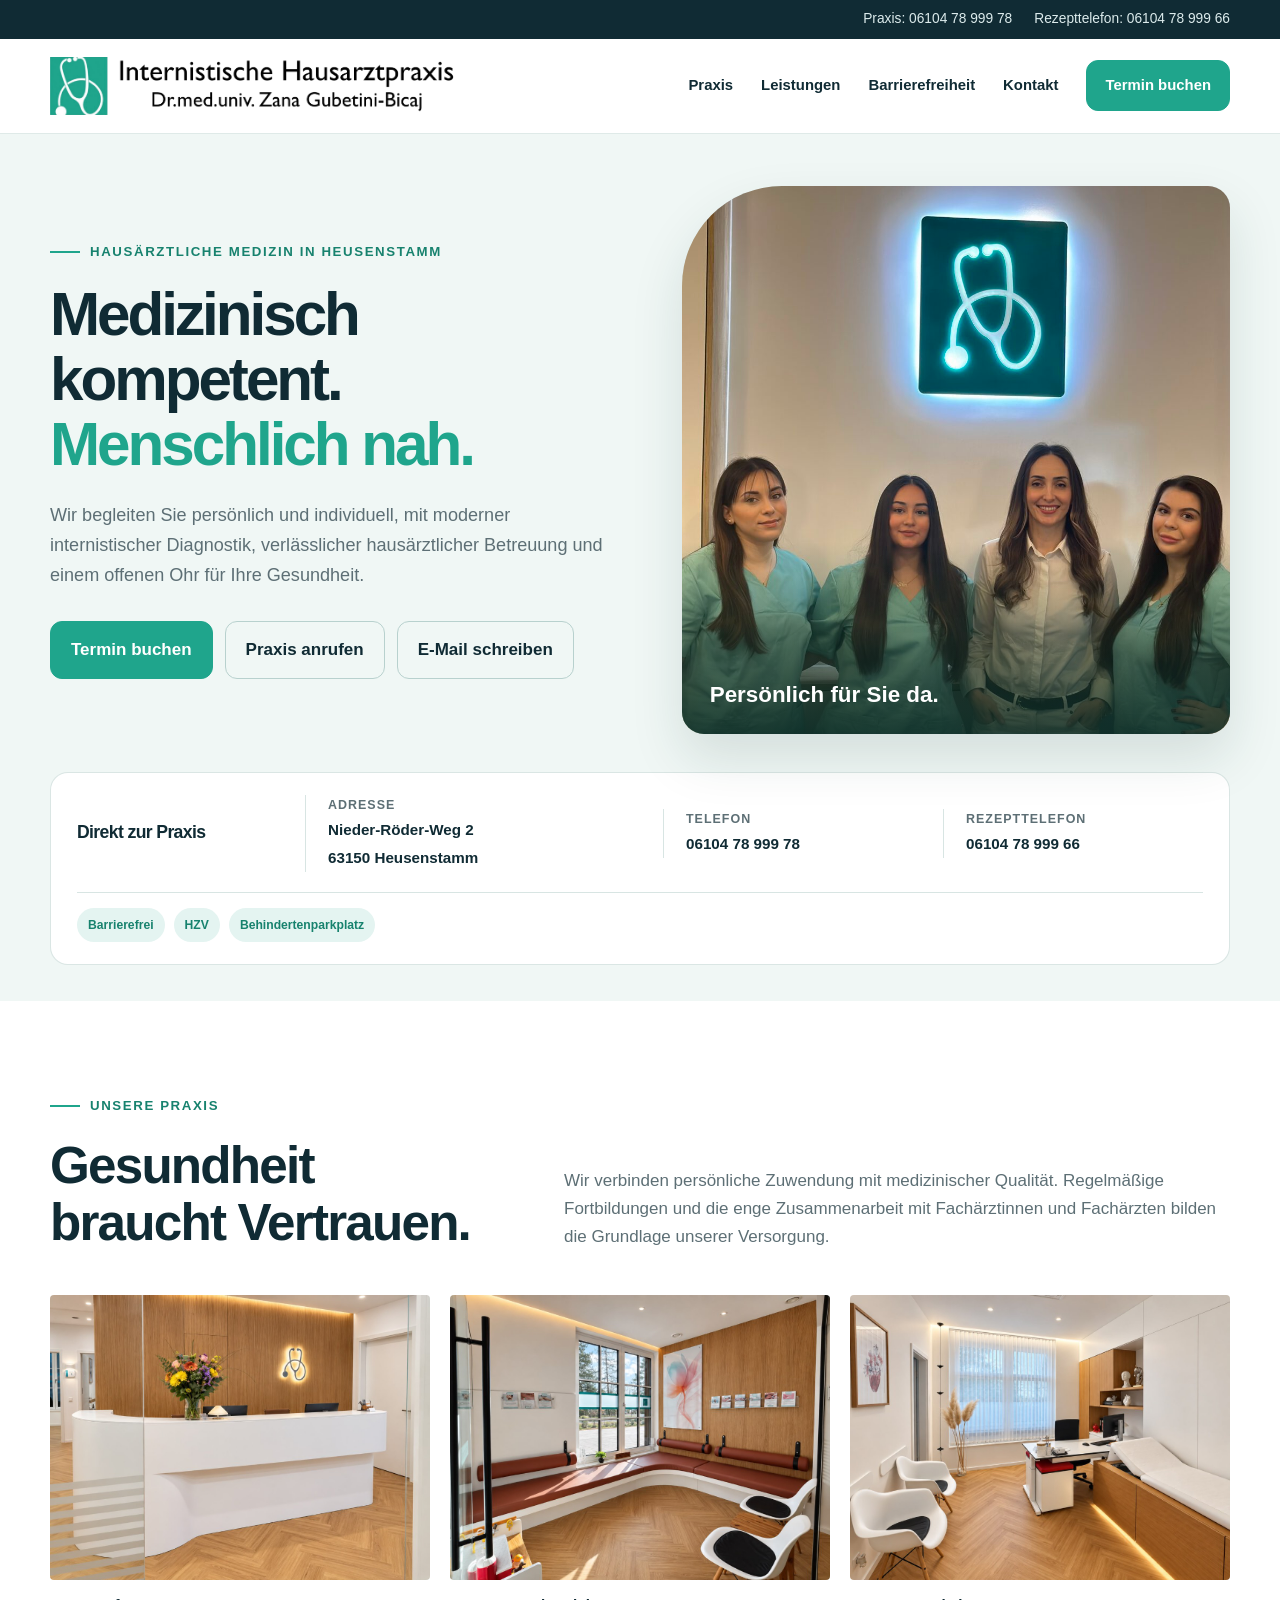
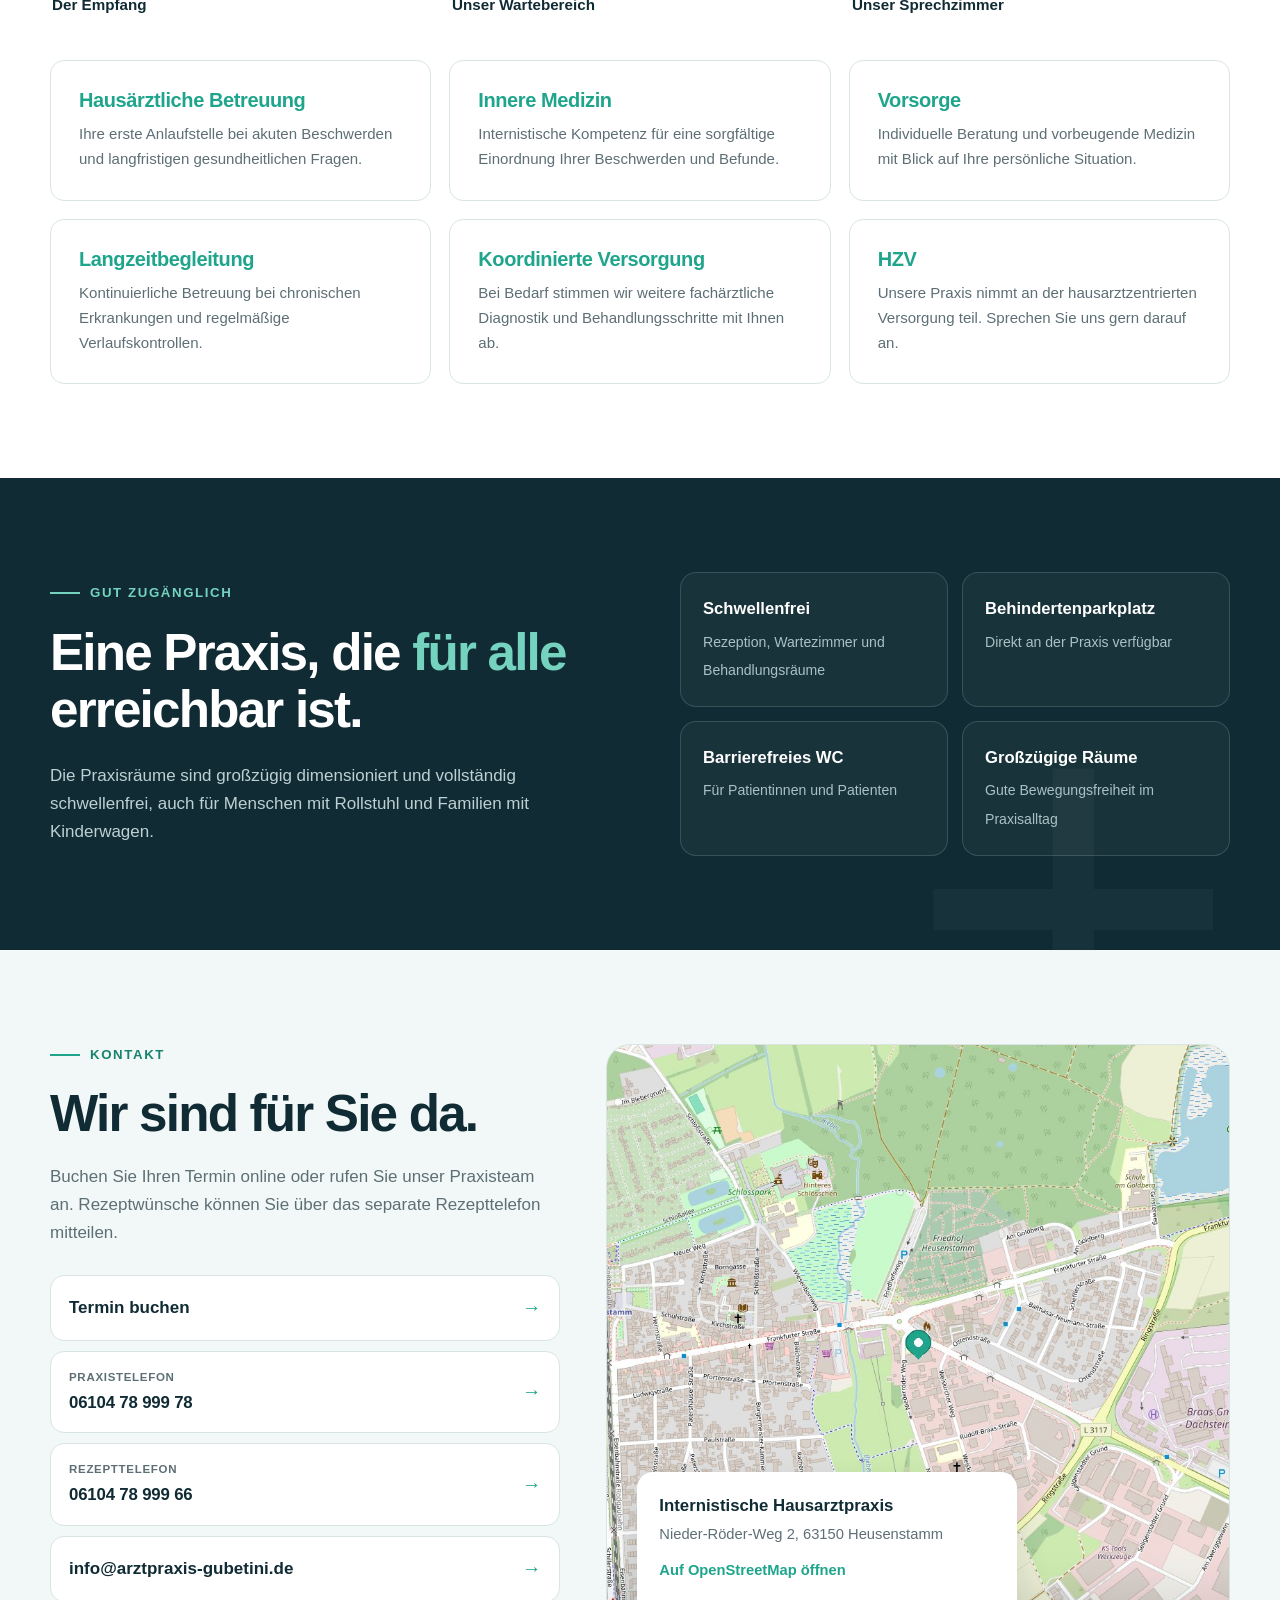
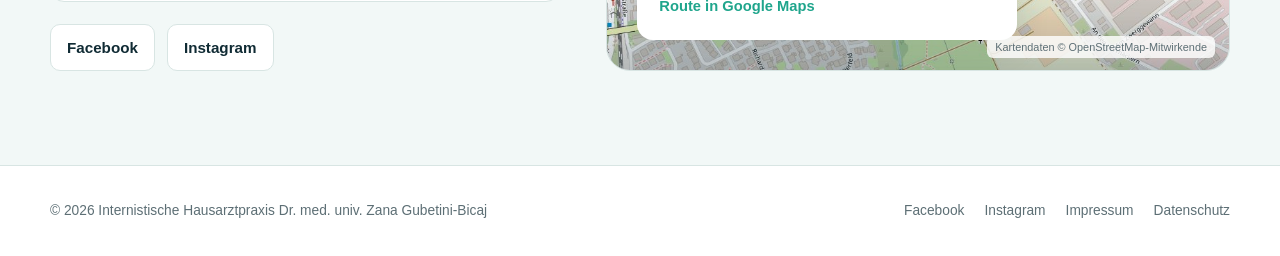
<file: index.html>
<!DOCTYPE html>
<html lang="de">
<head>
  <meta charset="utf-8">
  <meta name="viewport" content="width=device-width, initial-scale=1">
  <meta name="theme-color" content="#1FA58C">
  <meta name="description" content="Internistische Hausarztpraxis Dr. med. univ. Zana Gubetini-Bicaj in Heusenstamm. Persönliche, moderne und barrierefreie hausärztliche Versorgung.">
  <title>Internistische Hausarztpraxis Gubetini-Bicaj | Heusenstamm</title>
  <link rel="icon" type="image/png" href="assets/favicon.png">
  <link rel="stylesheet" href="styles.css">
</head>
<body>
  <div class="topbar" id="start">
    <div class="wrap">
      <a href="tel:+4961047899978">Praxis: 06104 78 999 78</a>
      <a href="tel:+4961047899966">Rezepttelefon: 06104 78 999 66</a>
    </div>
  </div>

  <header>
    <div class="wrap nav">
      <a class="brand" href="#start">
        <img class="practice-logo" src="assets/praxis-logo.png" alt="Internistische Hausarztpraxis Dr. med. univ. Zana Gubetini-Bicaj" width="1897" height="269">
      </a>
      <button class="menu-btn" type="button" aria-expanded="false" aria-controls="mainnav">Menü</button>
      <nav id="mainnav" aria-label="Hauptnavigation">
        <a href="#praxis">Praxis</a>
        <a href="#leistungen">Leistungen</a>
        <a href="#barrierefrei">Barrierefreiheit</a>
        <a href="#kontakt">Kontakt</a>
        <a class="nav-cta" href="https://www.etermin.net/arztpraxis-gubetini" target="_blank" rel="noopener noreferrer">Termin buchen</a>
      </nav>
    </div>
  </header>

  <main>
    <section class="hero">
      <div class="wrap hero-grid">
        <div class="hero-copy">
          <div class="eyebrow">Hausärztliche Medizin in Heusenstamm</div>
          <h1>Medizinisch kompetent. <span>Menschlich nah.</span></h1>
          <p>Wir begleiten Sie persönlich und individuell, mit moderner internistischer Diagnostik, verlässlicher hausärztlicher Betreuung und einem offenen Ohr für Ihre Gesundheit.</p>
          <div class="actions">
            <a class="btn" href="https://www.etermin.net/arztpraxis-gubetini" target="_blank" rel="noopener noreferrer">Termin buchen</a>
            <a class="btn outline" href="tel:+4961047899978">Praxis anrufen</a>
            <a class="btn outline" href="mailto:info@arztpraxis-gubetini.de">E-Mail schreiben</a>
          </div>
        </div>
        <figure class="hero-photo">
          <img src="assets/praxisteam.jpg" width="1024" height="1022" fetchpriority="high" alt="Gruppenfoto aus der Praxis mit vier Mitarbeiterinnen unter dem beleuchteten Stethoskop-Logo">
          <figcaption>Persönlich für Sie da.</figcaption>
        </figure>
      </div>
      <div class="wrap">
        <aside class="info-card quick-contact" aria-label="Direkter Kontakt">
          <h2>Direkt zur Praxis</h2>
          <div class="info-row">
            <small>Adresse</small>
            <strong>Nieder-Röder-Weg 2<br>63150 Heusenstamm</strong>
          </div>
          <div class="info-row">
            <small>Telefon</small>
            <a href="tel:+4961047899978">06104 78 999 78</a>
          </div>
          <div class="info-row">
            <small>Rezepttelefon</small>
            <a href="tel:+4961047899966">06104 78 999 66</a>
          </div>
          <div class="badge-row">
            <span class="badge">Barrierefrei</span>
            <span class="badge">HZV</span>
            <span class="badge">Behindertenparkplatz</span>
          </div>
        </aside>
      </div>
    </section>

    <section id="praxis">
      <div class="wrap">
        <div class="section-head">
          <div>
            <div class="eyebrow">Unsere Praxis</div>
            <h2>Gesundheit braucht Vertrauen.</h2>
          </div>
          <p>Wir verbinden persönliche Zuwendung mit medizinischer Qualität. Regelmäßige Fortbildungen und die enge Zusammenarbeit mit Fachärztinnen und Fachärzten bilden die Grundlage unserer Versorgung.</p>
        </div>
        <div class="new-practice-gallery" aria-label="Fotos unserer neuen Praxisräume">
          <figure>
            <div class="photo-frame">
              <img src="assets/praxis-empfang.jpg" width="1024" height="768" loading="lazy" alt="Weiße Rezeption mit Holzverkleidung und beleuchtetem Stethoskop-Logo">
            </div>
            <figcaption>Der Empfang</figcaption>
          </figure>
          <figure>
            <div class="photo-frame">
              <img src="assets/praxis-wartebereich.jpg" width="1024" height="768" loading="lazy" alt="Heller Wartebereich mit Sitzbank, Holzwand und Blick nach draußen">
            </div>
            <figcaption>Unser Wartebereich</figcaption>
          </figure>
          <figure>
            <div class="photo-frame">
              <img src="assets/praxis-sprechzimmer.jpg" width="1024" height="768" loading="lazy" alt="Modernes Sprechzimmer mit Schreibtisch, Besucherstühlen und Untersuchungsliege">
            </div>
            <figcaption>Unser Sprechzimmer</figcaption>
          </figure>
        </div>
        <div class="services" id="leistungen">
          <article class="service">
            <h3>Hausärztliche Betreuung</h3>
            <p>Ihre erste Anlaufstelle bei akuten Beschwerden und langfristigen gesundheitlichen Fragen.</p>
          </article>
          <article class="service">
            <h3>Innere Medizin</h3>
            <p>Internistische Kompetenz für eine sorgfältige Einordnung Ihrer Beschwerden und Befunde.</p>
          </article>
          <article class="service">
            <h3>Vorsorge</h3>
            <p>Individuelle Beratung und vorbeugende Medizin mit Blick auf Ihre persönliche Situation.</p>
          </article>
          <article class="service">
            <h3>Langzeitbegleitung</h3>
            <p>Kontinuierliche Betreuung bei chronischen Erkrankungen und regelmäßige Verlaufskontrollen.</p>
          </article>
          <article class="service">
            <h3>Koordinierte Versorgung</h3>
            <p>Bei Bedarf stimmen wir weitere fachärztliche Diagnostik und Behandlungsschritte mit Ihnen ab.</p>
          </article>
          <article class="service">
            <h3>HZV</h3>
            <p>Unsere Praxis nimmt an der hausarztzentrierten Versorgung teil. Sprechen Sie uns gern darauf an.</p>
          </article>
        </div>
      </div>
    </section>

    <section class="promise" id="barrierefrei">
      <div class="wrap promise-grid">
        <div>
          <div class="eyebrow">Gut zugänglich</div>
          <h2>Eine Praxis, die <span>für alle</span> erreichbar ist.</h2>
          <p>Die Praxisräume sind großzügig dimensioniert und vollständig schwellenfrei, auch für Menschen mit Rollstuhl und Familien mit Kinderwagen.</p>
        </div>
        <div class="facts">
          <div class="fact">
            <strong>Schwellenfrei</strong>
            <span>Rezeption, Wartezimmer und Behandlungsräume</span>
          </div>
          <div class="fact">
            <strong>Behindertenparkplatz</strong>
            <span>Direkt an der Praxis verfügbar</span>
          </div>
          <div class="fact">
            <strong>Barrierefreies WC</strong>
            <span>Für Patientinnen und Patienten</span>
          </div>
          <div class="fact">
            <strong>Großzügige Räume</strong>
            <span>Gute Bewegungsfreiheit im Praxisalltag</span>
          </div>
        </div>
      </div>
    </section>

    <section class="contact" id="kontakt">
      <div class="wrap contact-grid">
        <div class="contact-copy">
          <div class="eyebrow">Kontakt</div>
          <h2>Wir sind für Sie da.</h2>
          <p>Buchen Sie Ihren Termin online oder rufen Sie unser Praxisteam an. Rezeptwünsche können Sie über das separate Rezepttelefon mitteilen.</p>
          <div class="contact-links">
            <a href="https://www.etermin.net/arztpraxis-gubetini" target="_blank" rel="noopener noreferrer">Termin buchen <span>→</span></a>
            <a href="tel:+4961047899978">
              <span class="link-copy">
                <small>Praxistelefon</small>
                <strong>06104 78 999 78</strong>
              </span>
              <span>→</span>
            </a>
            <a href="tel:+4961047899966">
              <span class="link-copy">
                <small>Rezepttelefon</small>
                <strong>06104 78 999 66</strong>
              </span>
              <span>→</span>
            </a>
            <a href="mailto:info@arztpraxis-gubetini.de">info@arztpraxis-gubetini.de <span>→</span></a>
          </div>
          <div class="social-links" aria-label="Die Praxis auf Social Media">
            <a href="https://www.facebook.com/ZanaBicaj" target="_blank" rel="noopener noreferrer">Facebook</a>
            <a href="https://instagram.com/arztpraxis_gubetini_bicaj?utm_medium=copy_link" target="_blank" rel="noopener noreferrer">Instagram</a>
          </div>
        </div>
        <div class="map-card" aria-label="Standort der Praxis">
          <img class="map-image" src="assets/praxis-karte.jpg" width="1200" height="900" loading="lazy" alt="Karte mit Standort der Praxis am Nieder-Röder-Weg 2 in Heusenstamm">
          <div class="address">
            <strong>Internistische Hausarztpraxis</strong>
            <span>Nieder-Röder-Weg 2, 63150 Heusenstamm</span>
            <br>
            <a href="https://www.openstreetmap.org/?mlat=50.05902&amp;mlon=8.81185#map=17/50.05902/8.81185" target="_blank" rel="noopener noreferrer">Auf OpenStreetMap öffnen</a>
            <a href="https://www.google.com/maps/search/?api=1&amp;query=Nieder-R%C3%B6der-Weg%202%2C%2063150%20Heusenstamm" target="_blank" rel="noopener noreferrer">Route in Google Maps</a>
          </div>
          <p class="map-credit">Kartendaten © OpenStreetMap-Mitwirkende</p>
        </div>
      </div>
    </section>
  </main>

  <footer>
    <div class="wrap footer-row">
      <div>© <span id="year">2026</span> Internistische Hausarztpraxis Dr. med. univ. Zana Gubetini-Bicaj</div>
      <div class="legal">
        <a href="https://www.facebook.com/ZanaBicaj" target="_blank" rel="noopener noreferrer">Facebook</a>
        <a href="https://instagram.com/arztpraxis_gubetini_bicaj?utm_medium=copy_link" target="_blank" rel="noopener noreferrer">Instagram</a>
        <button type="button" data-dialog="impressum">Impressum</button>
        <button type="button" data-dialog="datenschutz">Datenschutz</button>
      </div>
    </div>
  </footer>

  <dialog id="impressum">
    <div class="dialog-content">
      <button class="close" type="button" aria-label="Fenster schließen">&times;</button>
      <h2>Impressum</h2>
      <p>
        <strong>Dr. med. univ. Zana Gubetini-Bicaj</strong><br>
        Internistische Hausarztpraxis<br>
        Nieder-Röder-Weg 2<br>
        63150 Heusenstamm
      </p>
      <p>
        Telefon: 06104 78 999 78<br>
        Fax: 06104 97 221 58<br>
        E-Mail: info@arztpraxis-gubetini.de
      </p>
      <p>Zuständige Kammer: Landesärztekammer Hessen, Hanauer Landstraße 152, 60314 Frankfurt am Main.</p>
    </div>
  </dialog>

  <dialog id="datenschutz">
    <div class="dialog-content">
      <button class="close" type="button" aria-label="Fenster schließen">&times;</button>
      <h2>Datenschutz</h2>
      <p>Beim Besuch dieser statischen Website werden von uns keine Kontaktformulare, Analysewerkzeuge oder Werbe-Cookies eingesetzt.</p>
      <p>Beim Aufruf können technisch notwendige Verbindungsdaten durch den Hostinganbieter verarbeitet werden. Die Standortkarte ist als lokale Grafik eingebunden und lädt keine Kartendienste nach. Wenn Sie externe Links wie OpenStreetMap oder Google Maps öffnen, gelten die Datenschutzbestimmungen des jeweiligen Anbieters.</p>
      <p>Datenschutzanfragen richten Sie bitte an info@arztpraxis-gubetini.de.</p>
    </div>
  </dialog>

  <script src="script.js"></script>
</body>
</html>
</file>
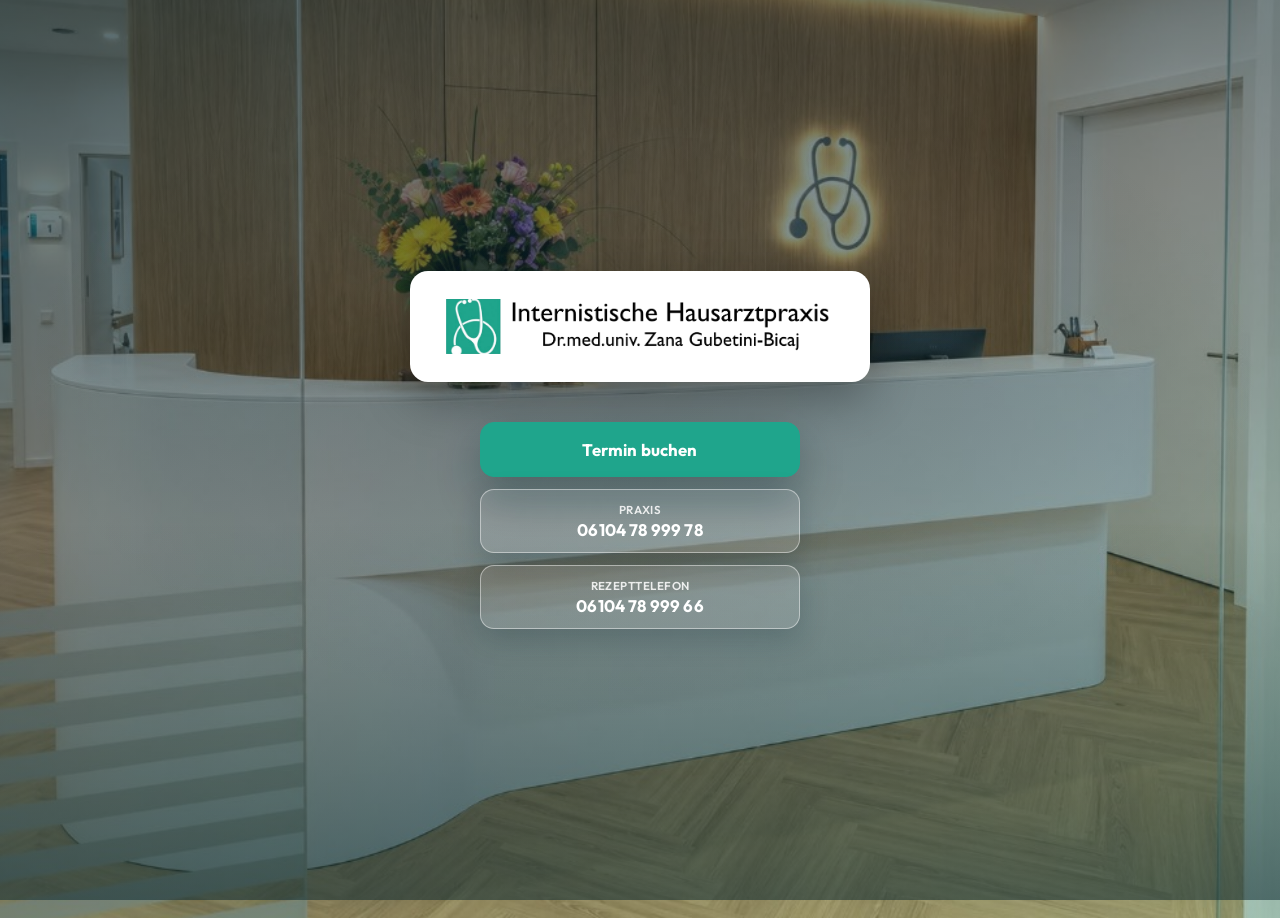
<file: landing.html>
<!DOCTYPE html>
<html lang="de">
<head>
  <meta charset="utf-8">
  <meta name="viewport" content="width=device-width, initial-scale=1">
  <meta name="theme-color" content="#1FA58C">
  <meta name="description" content="Internistische Hausarztpraxis Dr. med. univ. Zana Gubetini-Bicaj in Heusenstamm. Termin online buchen.">
  <meta name="robots" content="noindex, follow">
  <title>Termin buchen | Praxis Gubetini-Bicaj</title>
  <link rel="icon" type="image/png" href="assets/favicon.png">
  <link rel="preconnect" href="https://fonts.googleapis.com">
  <link rel="preconnect" href="https://fonts.gstatic.com" crossorigin>
  <link href="https://fonts.googleapis.com/css2?family=Outfit:wght@500;600;700&display=swap" rel="stylesheet">
  <style>
    :root {
      --ink: #0e2a31;
      --teal: #1fa58c;
      --teal-dark: #16806c;
      --white: #ffffff;
    }

    * {
      box-sizing: border-box;
    }

    html,
    body {
      height: 100%;
      margin: 0;
    }

    body {
      min-height: 100dvh;
      color: var(--white);
      font-family: Outfit, ui-sans-serif, sans-serif;
      background: var(--ink);
      overflow: hidden;
    }

    .stage {
      position: relative;
      min-height: 100dvh;
      display: grid;
      place-items: center;
      padding: clamp(24px, 5vw, 48px);
      isolation: isolate;
    }

    .stage::before {
      content: "";
      position: absolute;
      inset: 0;
      z-index: -2;
      background:
        linear-gradient(160deg, rgba(14, 42, 49, 0.72) 0%, rgba(14, 42, 49, 0.45) 45%, rgba(31, 165, 140, 0.28) 100%),
        url("assets/praxis-empfang.jpg") center / cover no-repeat;
      transform: scale(1.04);
      animation: drift 18s ease-in-out infinite alternate;
    }

    .stage::after {
      content: "";
      position: absolute;
      inset: 0;
      z-index: -1;
      background:
        radial-gradient(ellipse 70% 55% at 50% 42%, rgba(14, 42, 49, 0.15), transparent 70%),
        linear-gradient(to top, rgba(14, 42, 49, 0.55), transparent 42%);
      pointer-events: none;
    }

    .panel {
      width: min(560px, 100%);
      display: flex;
      flex-direction: column;
      align-items: center;
      text-align: center;
      gap: clamp(28px, 5vw, 40px);
      animation: rise 0.9s cubic-bezier(0.22, 1, 0.36, 1) both;
    }

    .logo-box {
      width: min(460px, 100%);
      padding: clamp(18px, 3.5vw, 28px) clamp(22px, 4vw, 36px);
      border-radius: 18px;
      background: var(--white);
      box-shadow: 0 18px 48px rgba(0, 0, 0, 0.28);
      animation: logo-in 1.1s cubic-bezier(0.22, 1, 0.36, 1) 0.1s both;
    }

    .logo {
      display: block;
      width: 100%;
      height: auto;
    }

    .actions {
      width: min(320px, 100%);
      display: flex;
      flex-direction: column;
      gap: 12px;
      animation: rise 0.9s cubic-bezier(0.22, 1, 0.36, 1) 0.28s both;
    }

    .cta,
    .phone {
      display: inline-flex;
      align-items: center;
      justify-content: center;
      width: 100%;
      padding: 16px 28px;
      border-radius: 14px;
      font-size: 1.05rem;
      font-weight: 700;
      letter-spacing: 0.01em;
      text-decoration: none;
      transition: background 0.2s ease, transform 0.2s ease, box-shadow 0.2s ease, border-color 0.2s ease;
    }

    .cta {
      background: var(--teal);
      color: var(--white);
      border: 1px solid var(--teal);
      box-shadow: 0 16px 40px rgba(14, 42, 49, 0.35);
    }

    .cta:hover {
      background: var(--teal-dark);
      border-color: var(--teal-dark);
      transform: translateY(-2px);
      box-shadow: 0 22px 48px rgba(14, 42, 49, 0.4);
    }

    .phone {
      flex-direction: column;
      gap: 2px;
      padding: 12px 22px;
      background: rgba(255, 255, 255, 0.14);
      color: var(--white);
      border: 1px solid rgba(255, 255, 255, 0.45);
      backdrop-filter: blur(10px);
      box-shadow: 0 10px 28px rgba(14, 42, 49, 0.22);
    }

    .phone small {
      font-size: 0.72rem;
      font-weight: 600;
      letter-spacing: 0.04em;
      text-transform: uppercase;
      opacity: 0.85;
    }

    .phone:hover {
      background: rgba(255, 255, 255, 0.24);
      border-color: rgba(255, 255, 255, 0.7);
      transform: translateY(-2px);
    }

    .cta:focus-visible,
    .phone:focus-visible {
      outline: 3px solid #fff;
      outline-offset: 3px;
    }

    .cta:active,
    .phone:active {
      transform: translateY(0);
    }

    @keyframes rise {
      from {
        opacity: 0;
        transform: translateY(18px);
      }
      to {
        opacity: 1;
        transform: translateY(0);
      }
    }

    @keyframes logo-in {
      from {
        opacity: 0;
        transform: translateY(12px) scale(0.97);
      }
      to {
        opacity: 1;
        transform: translateY(0) scale(1);
      }
    }

    @keyframes drift {
      from {
        transform: scale(1.04) translate3d(0, 0, 0);
      }
      to {
        transform: scale(1.08) translate3d(-1.2%, -0.8%, 0);
      }
    }

    @media (prefers-reduced-motion: reduce) {
      .stage::before,
      .panel,
      .logo-box,
      .actions {
        animation: none;
      }

      .stage::before {
        transform: none;
      }
    }
  </style>
</head>
<body>
  <main class="stage">
    <div class="panel">
      <div class="logo-box">
        <img
          class="logo"
          src="assets/praxis-logo.png"
          alt="Internistische Hausarztpraxis Dr. med. univ. Zana Gubetini-Bicaj"
          width="1897"
          height="269"
        >
      </div>
      <div class="actions">
        <a
          class="cta"
          href="https://www.etermin.net/arztpraxis-gubetini"
          target="_blank"
          rel="noopener noreferrer"
        >Termin buchen</a>
        <a class="phone" href="tel:+4961047899978">
          <small>Praxis</small>
          06104 78 999 78
        </a>
        <a class="phone" href="tel:+4961047899966">
          <small>Rezepttelefon</small>
          06104 78 999 66
        </a>
      </div>
    </div>
  </main>
</body>
</html>
</file>
<file: styles.css>
:root {
  --ink: #102b34;
  --muted: #5d6f75;
  --teal: #1fa58c;
  --teal-dark: #17826e;
  --mint: #e4f4f1;
  --mist: #f2f8f7;
  --line: #d8e5e3;
  --white: #ffffff;
  --highlight: #74d2be;
  --shadow: 0 24px 70px rgba(20, 67, 72, 0.13);
}

* {
  box-sizing: border-box;
}

html {
  scroll-behavior: smooth;
}

body {
  margin: 0;
  color: var(--ink);
  background: var(--white);
  font-family: Inter, ui-sans-serif, -apple-system, BlinkMacSystemFont, "Segoe UI", sans-serif;
  font-size: 17px;
  line-height: 1.65;
}

a {
  color: inherit;
  text-decoration: none;
}

button,
a {
  touch-action: manipulation;
}

.wrap {
  width: min(1180px, calc(100% - 40px));
  margin-inline: auto;
}

.topbar {
  background: var(--ink);
  color: #dcebec;
  font-size: 0.86rem;
}

.topbar .wrap {
  display: flex;
  justify-content: flex-end;
  gap: 22px;
  padding: 8px 0;
}

.topbar a:hover {
  color: #fff;
}

header {
  position: sticky;
  top: 0;
  z-index: 20;
  background: rgba(255, 255, 255, 0.93);
  backdrop-filter: blur(18px);
  border-bottom: 1px solid rgba(216, 229, 227, 0.8);
}

.nav {
  min-height: 94px;
  display: flex;
  align-items: center;
  justify-content: space-between;
  gap: 30px;
}

.brand {
  display: flex;
  align-items: center;
  min-width: 0;
  flex: 0 1 auto;
}

.practice-logo {
  display: block;
  height: 58px;
  width: auto;
  max-width: min(430px, 52vw);
  object-fit: contain;
  object-position: left center;
  background: transparent;
}

nav {
  display: flex;
  align-items: center;
  gap: 28px;
  font-size: 0.93rem;
  font-weight: 600;
}

nav a {
  position: relative;
}

nav a:not(.nav-cta)::after {
  content: "";
  position: absolute;
  left: 0;
  right: 100%;
  bottom: -7px;
  height: 2px;
  background: var(--teal);
  transition: 0.2s;
}

nav a:hover::after {
  right: 0;
}

.nav-cta,
.btn {
  display: inline-flex;
  align-items: center;
  justify-content: center;
  gap: 9px;
  border-radius: 12px;
  background: var(--teal);
  color: #fff;
  padding: 12px 18px;
  font-weight: 700;
  transition: 0.2s;
  border: 1px solid var(--teal);
}

.nav-cta:hover,
.btn:hover {
  background: var(--teal-dark);
  transform: translateY(-1px);
}

.menu-btn {
  display: none;
  border: 0;
  background: transparent;
  font: inherit;
  font-weight: 700;
  color: var(--ink);
  padding: 10px;
  cursor: pointer;
}

.hero {
  position: relative;
  overflow: hidden;
  background: #f0f7f5;
  padding: 52px 0 36px;
}

.hero-grid {
  position: relative;
  display: grid;
  grid-template-columns: 1.05fr 1fr;
  gap: 56px;
  align-items: center;
}

.eyebrow {
  display: flex;
  align-items: center;
  gap: 10px;
  color: var(--teal-dark);
  font-size: 0.83rem;
  font-weight: 800;
  text-transform: uppercase;
  letter-spacing: 0.12em;
  margin-bottom: 20px;
}

.eyebrow::before {
  content: "";
  width: 30px;
  height: 2px;
  background: var(--teal);
}

h1,
h2,
h3 {
  font-family: Inter, ui-sans-serif, -apple-system, BlinkMacSystemFont, "Segoe UI", sans-serif;
  line-height: 1.12;
  letter-spacing: -0.035em;
  margin: 0;
}

h1 {
  font-size: clamp(2.65rem, 4.7vw, 4.5rem);
  max-width: 760px;
  font-weight: 800;
  line-height: 1.08;
  letter-spacing: -0.05em;
}

h1 span {
  color: var(--teal);
}

.hero-copy > p {
  max-width: 690px;
  color: var(--muted);
  font-size: 1.13rem;
  margin: 24px 0 30px;
}

.actions {
  display: flex;
  flex-wrap: wrap;
  gap: 12px;
}

.btn {
  padding: 14px 20px;
}

.btn.outline {
  background: transparent;
  color: var(--ink);
  border-color: #b8d1ce;
}

.btn.outline:hover {
  background: #fff;
  border-color: var(--teal);
}

.hero-photo {
  margin: 0;
  position: relative;
  border-radius: 100px 22px 22px 22px;
  overflow: hidden;
  isolation: isolate;
  background: #d7e6e1;
  box-shadow: 0 24px 52px #163c3421;
}

.hero-photo > img {
  width: 100%;
  height: auto;
  aspect-ratio: 1;
  object-fit: cover;
  display: block;
}

.hero-photo::after {
  content: "";
  position: absolute;
  inset: 65% 0 0;
  background: linear-gradient(transparent, #092b26df);
  z-index: 0;
}

.hero-photo figcaption {
  position: absolute;
  bottom: 25px;
  left: 28px;
  right: 20px;
  color: #fff;
  font-size: 1.4rem;
  font-weight: 700;
  line-height: 1.3;
  z-index: 1;
}

.info-card {
  background: #fff;
  border: 1px solid rgba(216, 229, 227, 0.95);
  border-radius: 24px;
  padding: 28px;
  box-shadow: var(--shadow);
}

.quick-contact {
  margin-top: 38px;
  display: grid;
  grid-template-columns: 0.8fr 1.3fr 1fr 1fr;
  gap: 20px;
  align-items: center;
  border-radius: 18px;
  padding: 22px 26px;
  box-shadow: none;
}

.quick-contact h2 {
  margin: 0;
  font-size: 1.1rem;
}

.quick-contact .info-row {
  border: 0;
  border-left: 1px solid var(--line);
  padding: 0 0 0 22px;
}

.quick-contact .info-row a,
.quick-contact .info-row strong {
  font-size: 0.95rem;
}

.quick-contact .badge-row {
  grid-column: 1 / -1;
  border-top: 1px solid var(--line);
  padding-top: 15px;
  margin: 0;
}

.quick-contact small {
  font-size: 0.8rem;
}

.info-row small {
  display: block;
  color: var(--muted);
  font-size: 0.78rem;
  font-weight: 700;
  text-transform: uppercase;
  letter-spacing: 0.08em;
}

.info-row a,
.info-row strong {
  font-size: 1.02rem;
  font-weight: 700;
}

.info-row a:hover {
  color: var(--teal);
}

.badge-row {
  display: flex;
  gap: 9px;
  flex-wrap: wrap;
  margin-top: 22px;
}

.badge {
  background: var(--mint);
  color: var(--teal-dark);
  border-radius: 999px;
  padding: 7px 11px;
  font-size: 0.76rem;
  font-weight: 800;
}

section {
  padding: 94px 0;
}

section[id],
#leistungen {
  scroll-margin-top: 120px;
}

#start {
  scroll-margin-top: 0;
}

.section-head {
  display: grid;
  grid-template-columns: 0.8fr 1.2fr;
  gap: 70px;
  align-items: end;
  margin-bottom: 44px;
}

.section-head h2 {
  font-size: clamp(2rem, 4vw, 3.35rem);
}

.section-head p {
  margin: 0;
  color: var(--muted);
  max-width: 660px;
}

.new-practice-gallery {
  display: grid;
  grid-template-columns: repeat(3, minmax(0, 1fr));
  gap: 20px;
  margin: 0 0 44px;
}

.new-practice-gallery figure {
  margin: 0;
  overflow: hidden;
}

.new-practice-gallery .photo-frame {
  aspect-ratio: 4 / 3;
  overflow: hidden;
  border-radius: 4px;
  background: #e5eeeb;
}

.new-practice-gallery img {
  display: block;
  width: 100%;
  height: 100%;
  object-fit: cover;
  object-position: center;
  transition: transform 0.55s ease;
}

.new-practice-gallery figure:hover img {
  transform: scale(1.03);
}

.new-practice-gallery figcaption {
  padding: 14px 2px 0;
  font-size: 0.95rem;
  font-weight: 600;
  line-height: 1.4;
}

.services {
  display: grid;
  grid-template-columns: repeat(3, 1fr);
  gap: 18px;
}

.service {
  border: 1px solid var(--line);
  border-radius: 14px;
  padding: 28px;
  background: #fff;
  transition: 0.22s;
}

.service:hover {
  border-color: #9bc9c4;
  transform: translateY(-4px);
  box-shadow: 0 18px 44px rgba(20, 67, 72, 0.09);
}

.service h3 {
  color: var(--teal);
  font-size: 1.25rem;
  margin-bottom: 11px;
  letter-spacing: -0.02em;
}

.service p {
  font-size: 0.94rem;
  color: var(--muted);
  margin: 0;
}

.promise {
  background: var(--ink);
  color: #fff;
  overflow: hidden;
  position: relative;
}

.promise::after {
  content: "+";
  position: absolute;
  right: 3%;
  bottom: -240px;
  font-size: 36rem;
  font-weight: 400;
  line-height: 1;
  color: rgba(255, 255, 255, 0.035);
}

.promise-grid {
  position: relative;
  z-index: 1;
  display: grid;
  grid-template-columns: 1fr 1fr;
  gap: 80px;
  align-items: center;
}

.promise .eyebrow {
  color: var(--highlight);
}

.promise .eyebrow::before {
  background: var(--highlight);
}

.promise h2 {
  font-size: clamp(2.1rem, 4vw, 3.6rem);
  max-width: 560px;
}

.promise h2 span {
  color: var(--highlight);
}

.promise p {
  color: #bdd0d3;
  margin: 24px 0 0;
  max-width: 580px;
}

.facts {
  display: grid;
  grid-template-columns: 1fr 1fr;
  gap: 14px;
}

.fact {
  border: 1px solid rgba(255, 255, 255, 0.14);
  border-radius: 16px;
  padding: 22px;
  background: rgba(255, 255, 255, 0.04);
}

.fact strong {
  display: block;
  color: #fff;
  font-size: 1.04rem;
  margin-bottom: 5px;
}

.fact span {
  font-size: 0.88rem;
  color: #a9c1c5;
}

.contact {
  background: var(--mist);
}

.contact-grid {
  display: grid;
  grid-template-columns: 0.9fr 1.1fr;
  gap: 46px;
}

.contact h2 {
  font-size: clamp(2.15rem, 4vw, 3.8rem);
  margin-bottom: 20px;
}

.contact-copy p {
  color: var(--muted);
  max-width: 520px;
}

.contact-links {
  display: grid;
  gap: 10px;
  margin-top: 28px;
}

.contact-links a {
  display: flex;
  align-items: center;
  justify-content: space-between;
  gap: 16px;
  background: #fff;
  border: 1px solid var(--line);
  border-radius: 14px;
  padding: 16px 18px;
  font-weight: 700;
}

.contact-links .link-copy {
  display: grid;
  gap: 2px;
  min-width: 0;
}

.contact-links .link-copy small {
  color: var(--muted);
  font-size: 0.72rem;
  font-weight: 700;
  letter-spacing: 0.06em;
  text-transform: uppercase;
}

.contact-links .link-copy strong {
  font-size: 1.05rem;
  font-weight: 700;
  letter-spacing: -0.01em;
}

.contact-links a > span:last-child {
  color: var(--teal);
  font-size: 1.2rem;
}

.social-links {
  display: flex;
  flex-wrap: wrap;
  gap: 12px;
  margin-top: 22px;
}

.social-links a {
  display: inline-flex;
  align-items: center;
  gap: 9px;
  padding: 10px 16px;
  border: 1px solid var(--line);
  border-radius: 10px;
  background: #fff;
  font-size: 0.95rem;
  font-weight: 600;
}

.social-links a:hover {
  color: var(--teal-dark);
  border-color: var(--teal);
}

.map-card {
  min-height: 410px;
  background: #e5eeeb;
  border: 1px solid var(--line);
  border-radius: 24px;
  display: flex;
  align-items: flex-end;
  padding: 30px;
  position: relative;
  overflow: hidden;
}

.map-image {
  position: absolute;
  inset: 0;
  width: 100%;
  height: 100%;
  object-fit: cover;
  object-position: center;
}

.address {
  position: relative;
  z-index: 2;
  background: #fff;
  border-radius: 16px;
  padding: 20px 22px;
  box-shadow: 0 15px 34px rgba(16, 43, 52, 0.12);
  width: min(100%, 380px);
}

.address strong {
  display: block;
  font-size: 1.05rem;
}

.address span {
  color: var(--muted);
  font-size: 0.92rem;
}

.address a {
  display: inline-block;
  margin-top: 10px;
  margin-right: 14px;
  color: var(--teal);
  font-weight: 700;
  font-size: 0.92rem;
}

.map-credit {
  position: absolute;
  right: 14px;
  bottom: 12px;
  z-index: 2;
  margin: 0;
  padding: 4px 8px;
  border-radius: 6px;
  background: rgba(255, 255, 255, 0.82);
  color: var(--muted);
  font-size: 0.68rem;
  line-height: 1.3;
}

footer {
  background: #fff;
  padding: 34px 0;
  border-top: 1px solid var(--line);
  font-size: 0.86rem;
  color: var(--muted);
}

.footer-row {
  display: flex;
  justify-content: space-between;
  align-items: center;
  gap: 30px;
}

.legal {
  display: flex;
  gap: 20px;
  flex-wrap: wrap;
}

.legal button {
  border: 0;
  background: none;
  color: var(--muted);
  font: inherit;
  padding: 0;
  cursor: pointer;
}

.legal button:hover,
.legal a:hover {
  color: var(--teal);
}

dialog {
  width: min(680px, calc(100% - 32px));
  border: 0;
  border-radius: 20px;
  padding: 0;
  color: var(--ink);
  box-shadow: 0 30px 100px rgba(0, 0, 0, 0.28);
}

dialog::backdrop {
  background: rgba(7, 28, 34, 0.62);
  backdrop-filter: blur(4px);
}

.dialog-content {
  padding: 30px;
}

.dialog-content h2 {
  font-size: 1.55rem;
  margin-bottom: 18px;
}

.dialog-content p {
  color: var(--muted);
  font-size: 0.92rem;
  margin: 8px 0;
}

.close {
  float: right;
  border: 0;
  background: var(--mist);
  border-radius: 999px;
  width: 38px;
  height: 38px;
  font-size: 1.2rem;
  cursor: pointer;
  color: var(--ink);
}

@media (min-width: 901px) and (max-width: 1120px) {
  nav {
    gap: 14px;
    font-size: 0.86rem;
  }

  .brand {
    min-width: 0;
  }

  .practice-logo {
    height: 50px;
    max-width: min(370px, 42vw);
  }

  .nav {
    gap: 18px;
  }
}

@media (max-width: 1000px) {
  .hero-grid {
    gap: 30px;
  }

  .quick-contact {
    grid-template-columns: 1fr 1fr;
  }

  .quick-contact h2 {
    grid-column: 1 / -1;
  }

  .quick-contact .info-row {
    padding-left: 0;
    border: 0;
  }

  .quick-contact .badge-row {
    grid-column: 1 / -1;
  }
}

@media (max-width: 900px) {
  .topbar {
    display: none;
  }

  .nav {
    min-height: 86px;
  }

  .menu-btn {
    display: block;
  }

  nav {
    display: none;
    position: absolute;
    left: 20px;
    right: 20px;
    top: 88px;
    z-index: 30;
    background: #fff;
    border: 1px solid var(--line);
    border-radius: 16px;
    padding: 20px;
    box-shadow: var(--shadow);
    flex-direction: column;
    align-items: stretch;
    gap: 16px;
  }

  nav.open {
    display: flex;
  }

  .nav-cta {
    text-align: center;
  }

  .hero {
    padding: 58px 0;
  }

  .section-head,
  .promise-grid,
  .contact-grid {
    grid-template-columns: 1fr;
    gap: 38px;
  }

  .hero-grid {
    grid-template-columns: 1fr 1fr;
  }

  .services {
    grid-template-columns: 1fr 1fr;
  }

  .section-head {
    align-items: start;
  }

  .section-head p {
    max-width: none;
  }

  .facts {
    max-width: 620px;
  }

  .map-card {
    min-height: 340px;
  }

  .hero-photo {
    border-top-left-radius: 65px;
  }

  .hero-photo figcaption {
    font-size: 1rem;
    left: 18px;
    bottom: 18px;
  }

  h1 {
    font-size: 2.7rem;
  }

  .hero-copy > p {
    font-size: 1rem;
  }

  .new-practice-gallery {
    grid-template-columns: repeat(3, minmax(0, 1fr));
    gap: 16px;
  }
}

@media (max-width: 620px) {
  body {
    font-size: 16px;
  }

  .wrap {
    width: min(100% - 28px, 1180px);
  }

  .brand {
    min-width: 0;
  }

  .practice-logo {
    height: 40px;
    max-width: calc(100vw - 120px);
  }

  .nav {
    gap: 8px;
  }

  .hero {
    padding: 30px 0;
  }

  .hero-grid {
    grid-template-columns: 1fr;
    gap: 30px;
  }

  .hero-photo {
    max-width: 460px;
    margin: 0 auto;
    width: 100%;
  }

  .hero-photo figcaption {
    font-size: 1.2rem;
  }

  h1 {
    font-size: 2.7rem;
  }

  .hero-copy > p {
    font-size: 1rem;
    margin: 20px 0 24px;
  }

  .actions {
    display: grid;
  }

  .btn {
    width: 100%;
  }

  .info-card {
    padding: 22px;
    border-radius: 18px;
  }

  .quick-contact {
    padding: 22px;
    gap: 20px;
    margin-top: 24px;
    grid-template-columns: 1fr;
  }

  .quick-contact h2 {
    grid-column: auto;
  }

  .quick-contact .info-row {
    border-top: 1px solid var(--line);
    padding-top: 12px;
  }

  section {
    padding: 68px 0;
  }

  .services,
  .facts {
    grid-template-columns: 1fr;
  }

  .section-head {
    gap: 18px;
    margin-bottom: 30px;
  }

  .contact-grid {
    gap: 30px;
  }

  .map-card {
    min-height: 320px;
    padding: 18px;
  }

  .footer-row {
    align-items: flex-start;
    flex-direction: column;
    gap: 15px;
  }

  .legal {
    flex-wrap: wrap;
  }

  .new-practice-gallery {
    grid-template-columns: 1fr;
    gap: 18px;
  }

  .eyebrow {
    font-size: 0.75rem;
    letter-spacing: 0.07em;
  }
}

@media (prefers-reduced-motion: reduce) {
  html {
    scroll-behavior: auto;
  }

  * {
    transition: none !important;
  }
}
</file>
